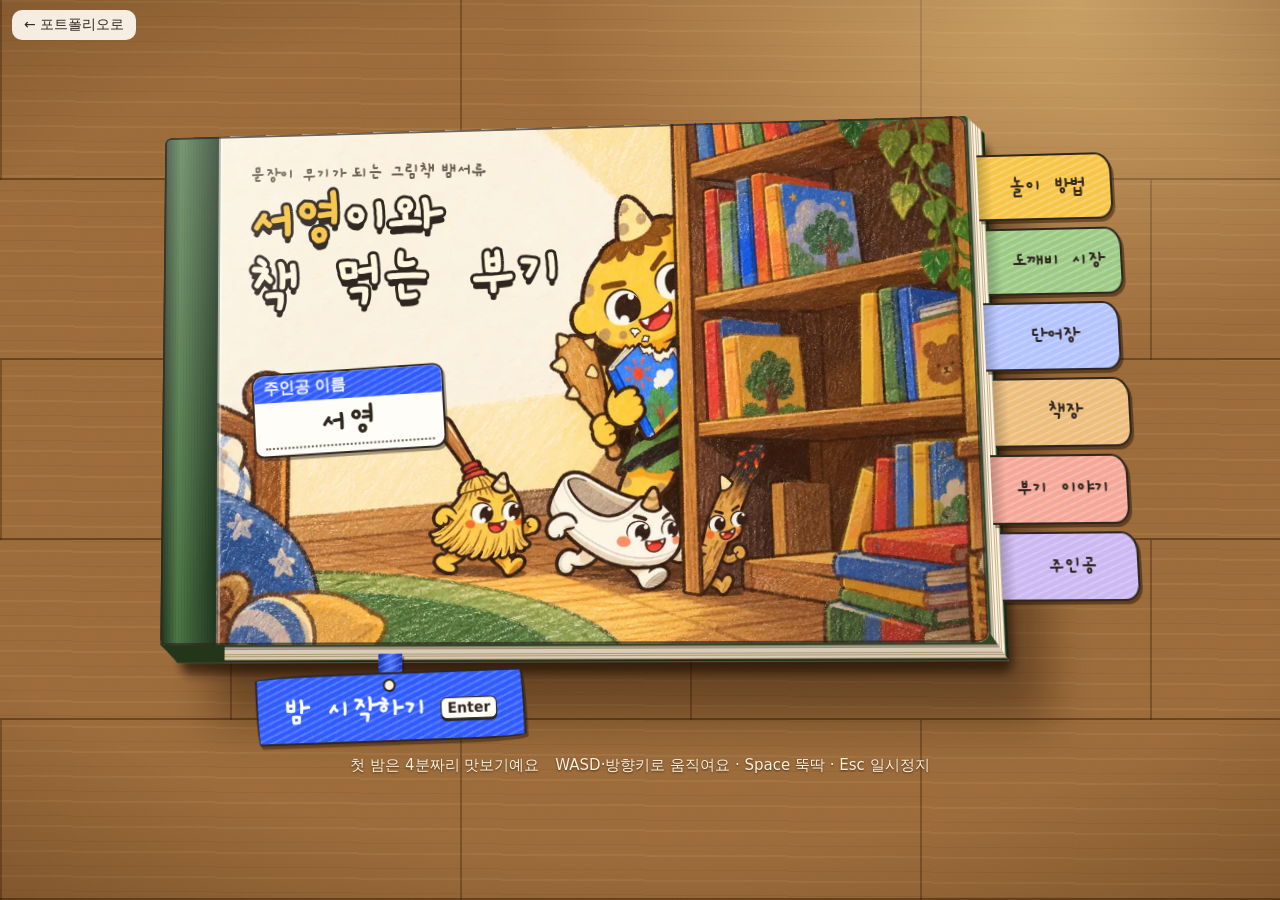
<file: game/index.html>
<!doctype html>
<html lang="ko">
<head>
  <meta charset="utf-8" />
  <script>
    // /game 처럼 끝에 /가 없으면 상대경로(이미지, game.js)가 깨지므로 /game/으로 옮긴다.
    if (!/\/$|\.html$/.test(location.pathname)) location.replace(location.pathname + '/' + location.search + location.hash);
  </script>
  <meta name="viewport" content="width=device-width, initial-scale=1, viewport-fit=cover" />
  <title>빙글빙글 그림책</title>
  <meta name="description" content="쓰러뜨린 살림살이가 떨군 낱말로 문장을 지으면 그 문장이 무기가 되는 그림책 뱀서류" />
  <meta name="theme-color" content="#9C6937" />
  <meta property="og:type" content="website" />
  <meta property="og:title" content="빙글빙글 그림책 — 책 먹는 부기" />
  <meta property="og:description" content="문장이 무기가 되는 그림책 뱀서류. 하룻밤을 버티면 그 판이 그림책 한 권으로 남아요." />
  <meta property="og:image" content="assets/images/backgrounds/og.jpg" />
  <link rel="icon" href="assets/images/ui/favicon.png" />
  <link rel="preconnect" href="https://fonts.googleapis.com" />
  <link rel="preconnect" href="https://fonts.gstatic.com" crossorigin />
  <!-- 손글씨 폰트는 화면을 막지 않게 늦게 붙인다 -->
  <link rel="stylesheet" href="https://fonts.googleapis.com/css2?family=Gaegu:wght@400;700&display=swap" media="print" onload="this.media='all'" />
  <style>:root{--paper:#FBF5EA;--page:#FFFAF1;--paper2:#F3E8D3;--edge:#E2D2B4;--ink:#2F2620;--ink2:#6B5D52;--sun:#F7C548;--leaf:#5B8F4E;--leaf2:#3E6B34;--blue:#2F5BFF;--blue2:#1B3BD1;--bluep:#E3E9FF;--red:#C62D20;--wood:#D9A75A;--cover:#2F4D2B;--cover-red:#7A2B20;--desk:#9C6937;--tape:#F7C548B8;--focus:var(--blue);--ln:2px solid var(--ink);--ln3:2.5px solid var(--ink);--hls:-.07em;--hand:'Gaegu','Apple SD Gothic Neo','Malgun Gothic',sans-serif;--body:system-ui,-apple-system,'Apple SD Gothic Neo','Malgun Gothic','Noto Sans KR',sans-serif;--t1:700 clamp(28px,4.6vh,40px)/1.1 var(--hand);--t2:700 clamp(26px,4vh,34px)/1.12 var(--hand);--t3:700 22px/1.15 var(--hand);--t4:700 clamp(19px,2.7vh,23px)/1.4 var(--hand);--t5:700 19px/1.25 var(--hand);--t6:700 16px/1.15 var(--hand);--s:700 14px/1.3 var(--body);--grain:url("data:image/svg+xml,%3Csvg xmlns='http://www.w3.org/2000/svg' width='180' height='180'%3E%3Cfilter id='n'%3E%3CfeTurbulence type='fractalNoise' baseFrequency='.8' stitchTiles='stitch'/%3E%3CfeColorMatrix values='0 0 0 0 .4 0 0 0 0 .28 0 0 0 0 .14 0 0 0 .16 0'/%3E%3C/filter%3E%3Crect width='180' height='180' filter='url(%23n)'/%3E%3C/svg%3E");--crayon:repeating-linear-gradient(-24deg,#fff3 0 2px,#0000 2px 6px);--wob:255px 18px 225px 18px/18px 225px 18px 255px;--pop:pop .3s cubic-bezier(.3,1.6,.5,1) both}*{box-sizing:border-box}html,body{margin:0;height:100%;background:var(--paper);color:var(--ink);font-family:var(--body);overflow:hidden;word-break:keep-all;overflow-wrap:break-word;-webkit-tap-highlight-color:transparent}#game{position:fixed;inset:0;width:100%;height:100%;display:block;touch-action:none}[hidden]{display:none!important}button{font:inherit;color:inherit;cursor:pointer}img{max-width:100%}:focus-visible{outline:3px solid var(--focus);outline-offset:3px}kbd{display:inline-block;margin-left:6px;padding:2px 6px 3px;border:1.5px solid var(--ink);border-radius:6px;background:#FFFDF6;color:var(--ink);box-shadow:0 2px 0 var(--ink);font:700 14px/1 var(--body);letter-spacing:0}.btn{display:inline-flex;align-items:center;justify-content:center;gap:4px;min-height:48px;padding:6px 20px 8px;border:var(--ln3);border-radius:var(--wob);background:var(--crayon),#FFF1D2;color:var(--ink);font:700 21px/1.1 var(--hand);box-shadow:2px 3px 0 var(--ink);transform:rotate(-.7deg);transition:transform .12s}.btn:nth-child(even){transform:rotate(.8deg)}.btn:hover{transform:translateY(-2px)}.btn:active{transform:translate(1px,2px);box-shadow:0 1px 0 var(--ink)}.btn.primary{background:var(--crayon),var(--blue);color:#fff}.btn.sm{min-height:44px;padding:4px 14px 6px;font-size:19px}.btn.wide{width:100%}.btn:disabled{opacity:.55;box-shadow:none;transform:none}.yeop{display:inline-block;width:1em;height:1em;border:1.5px solid var(--ink);border-radius:50%;background:linear-gradient(var(--page) 0 0) 50%/34% 34% no-repeat,#E9B347}.num{display:grid;place-items:center;width:32px;height:32px;border:var(--ln3);border-radius:50%;background:var(--sun);color:var(--ink);font:700 19px/1 var(--hand);box-shadow:1px 2px 0 var(--ink)}.stamp{position:absolute;padding:0 10px 2px;border:3px double var(--red);border-radius:10px;color:var(--red);font:700 28px/1.3 var(--hand);transform:rotate(-12deg)}.chips{display:flex;flex-wrap:wrap;align-items:center;gap:6px}.chip{display:inline-flex;align-items:center;gap:4px;padding:1px 10px 2px;border:1.5px solid var(--ink);border-radius:99px;background:#fff;font:var(--t5)}.chip.on{background:var(--sun)}.screen{position:fixed;inset:0;z-index:5;display:flex;flex-flow:column;align-items:center;gap:14px;padding:16px;overflow:auto}.screen::before,.screen::after{content:'';flex:1 0 0}.overlay{--focus:var(--sun);background:radial-gradient(ellipse at 50% 45%,#3B220E66,#1E0F05C2)}.overlay.levelup{background:radial-gradient(ellipse at 50% 50%,#3B220EB8,#1E0F05EB)}.desk{--focus:#FFF4D2;--seam:conic-gradient(at 2px 50%,#0000 270deg,#2D160552 0);background:radial-gradient(ellipse 60% 55% at 84% 0,#FFDC9680,#0000 70%),radial-gradient(ellipse 110% 85% at 50% 48%,#0000 55%,#230F0380),repeating-linear-gradient(#0000 0 178px,#2D160573 0 180px),var(--seam) 0 0/460px 360px,var(--seam) 230px 180px/460px 360px,repeating-linear-gradient(.4deg,#0000 0 9px,#4A260A14 9px 10px,#0000 10px 23px,#FFE3B012 23px 25px),var(--grain),var(--desk)}.back{position:fixed;left:12px;top:10px;z-index:6;padding:6px 12px;border-radius:10px;background:#FFFAF1EB;color:var(--ink);font-size:14px;text-decoration:none}.book3d{--bw:min(820px,calc(100vw - 230px),calc((100vh - 210px)*1.6));--bh:calc(var(--bw)/1.6);--th:max(8px,calc(var(--bw)*.022));--tw:clamp(92px,calc(var(--bw)*.15),124px);position:relative;flex:none;width:var(--bw);height:var(--bh);margin:0 calc(var(--tw) + var(--th) + 12px) calc(var(--th) + 86px) 0;perspective:1800px;perspective-origin:50% 0}.hardcover{position:absolute;inset:0;transform:rotateX(7deg) rotateY(-5deg) rotate(-1deg);transform-origin:50% 60%}.hardcover::before{content:'';position:absolute;z-index:-1;inset:0;border-radius:10px;box-shadow:calc(var(--th)*1.2) calc(var(--th)*1.6) 10px #1C0C02A6,calc(var(--th)*3) calc(var(--th)*4) 44px #1C0C0266}.hc-front{--focus:var(--blue);position:absolute;z-index:2;inset:0;overflow:hidden;border-radius:6px 10px 10px 6px;background:var(--paper)}.cover-art{position:absolute;inset:0;width:100%;height:100%;object-fit:cover;object-position:30% 50%}.hc-front::before{content:'';position:absolute;z-index:2;inset:0 auto 0 0;width:7%;background:repeating-linear-gradient(90deg,#0001 0 1px,#0000 0 3px),linear-gradient(90deg,#1B301C,#4C7744 30%,#203720);box-shadow:2px 0 0 #0005,4px 0 1px #fff6}.hc-front::after{content:'';position:absolute;z-index:4;inset:0;border-radius:inherit;pointer-events:none;background:linear-gradient(115deg,#fff4,#0000 24% 68%,#2814053d);box-shadow:inset 0 0 0 2px #2F2620B3}.hc-side,.hc-foot{--face:linear-gradient(var(--d),var(--cover) 12px,#0007 0,#0000 15px calc(100% - 3px),var(--cover) 0 calc(100% - 1.5px),#17261A 0),repeating-linear-gradient(var(--d),#FBF3E2 0 1.5px,#C9B48E 0 2.5px);position:absolute;pointer-events:none;background:var(--face)}.hc-side{--d:90deg;top:0;left:calc(100% - 10px);width:calc(var(--th) + 10px);height:calc(100% + var(--th));clip-path:polygon(0 0,10px 0,100% var(--th),100% 100%,10px calc(100% - var(--th)),0 calc(100% - var(--th)))}.hc-foot{--d:180deg;left:0;top:calc(100% - 10px);width:calc(100% + var(--th));height:calc(var(--th) + 10px);clip-path:polygon(0 0,calc(100% - var(--th)) 0,100% 100%,var(--th) 100%,0 10px);background:linear-gradient(90deg,#1F3A1E calc(var(--bw)*.07 + var(--th)*.5),#0000 0),var(--face);box-shadow:inset 0 0 0 99px #3C230A2E}.cover-kicker{position:absolute;z-index:3;left:11%;top:6.5%;margin:0;color:var(--ink2);font:700 max(14px,calc(var(--bw)*.024))/1 var(--hand)}.cover-title{--o:max(2px,calc(var(--bw)*.0036));position:absolute;z-index:3;left:10.5%;top:12%;margin:0;color:#FFF6E0;font:700 calc(var(--bw)*.08)/.98 var(--hand);transform:rotate(-2.5deg);transform-origin:0 0;-webkit-text-stroke:calc(var(--o)*2) var(--ink);paint-order:stroke fill;text-shadow:0 calc(var(--o)*2.4) 0 var(--ink)}.cover-name{color:var(--sun)}.name-tag{position:absolute;z-index:3;left:11.5%;top:47%;display:flex;flex-flow:column;width:max(150px,calc(var(--bw)*.24));padding-bottom:6px;overflow:hidden;border:var(--ln);border-radius:12px 10px;background:#FFFDF7;box-shadow:2px 3px 0 #2F262073;transform:rotate(-3deg);font:700 max(14px,calc(var(--bw)*.019))/1.2 var(--body)}.name-tag>span{padding:4px 10px;background:var(--crayon),var(--blue);color:#fff}.name-tag input{width:calc(100% - 20px);margin:4px 10px 0;padding:0;border:0;border-bottom:2px dotted var(--ink2);background:none;color:var(--ink);font:700 max(22px,calc(var(--bw)*.044))/1.15 var(--hand);text-align:center}.boogie-say{position:absolute;z-index:3;left:59%;top:3%;max-width:31%;margin:0;padding:6px 12px 7px;border:var(--ln);border-radius:20px 22px 18px 24px;background:#FFFDF7;font:700 max(15px,calc(var(--bw)*.025))/1.2 var(--hand);box-shadow:2px 2px 0 #2F262066;animation:var(--pop);animation-delay:.4s}.index-tabs{position:absolute;z-index:1;left:calc(100% + var(--th)*.5);top:calc(6% + var(--th)*.5);display:flex;flex-flow:column;align-items:flex-start;gap:max(4px,calc(var(--bh)*.014))}.tab{display:flex;align-items:center;justify-content:center;width:calc(var(--tw) + 8px);min-height:max(44px,calc(var(--bh)*.13));padding:2px 8px 2px 14px;border:var(--ln);border-left:0;border-radius:0 16px 14px 0/0 20px 16px 0;background:linear-gradient(var(--td,90deg),#0003,#0000 14px),var(--crayon),var(--tc,var(--sun));color:var(--ink);font:700 max(16px,calc(var(--bw)*.026))/1.05 var(--hand);box-shadow:2px 3px 0 #1C0C0273;transition:transform .15s}.tab:nth-child(even){margin-left:6px}.tab:hover{transform:translateX(7px)}.tab:nth-child(2){--tc:#9DCB86}.tab:nth-child(3){--tc:#B3C3FF}.tab:nth-child(4){--tc:#EDBE7C}.tab:nth-child(5){--tc:#F5A898}.start-ribbon{position:absolute;z-index:1;left:12%;top:calc(100% + var(--th)*.5);padding:18px 0 0;border:0;background:none;filter:drop-shadow(2px 3px 0 #1C0C0266)}.start-ribbon::before{content:'';position:absolute;left:50%;top:0;width:24px;height:30px;margin-left:-12px;background:var(--crayon),linear-gradient(90deg,#1736B8,#4A72FF 50%,#1736B8)}.start-ribbon>span{position:relative;display:flex;align-items:center;gap:6px;min-height:max(52px,calc(var(--bh)*.13));padding:16px 26px 10px;border:var(--ln3);border-radius:var(--wob);background:var(--crayon),var(--blue);color:#fff;font:700 max(22px,calc(var(--bw)*.04))/1 var(--hand);transform:rotate(-2deg);transition:transform .15s}.start-ribbon>span::before{content:'';position:absolute;left:50%;top:4px;width:9px;height:9px;margin-left:-6px;border:2px solid var(--ink);border-radius:50%;background:#FFF4DE}.start-ribbon:hover>span{transform:rotate(1deg) translateY(3px)}.cover-foot,.lv-foot{display:flex;flex-wrap:wrap;align-items:center;justify-content:center;gap:4px 16px;margin:0;color:#FFF3DA;font-size:15px;text-align:center;text-shadow:0 1px 2px #0008}.spread{--cc:var(--cover);--pt:12px;--px:22px;--pb:26px;position:relative;flex:none;display:grid;grid-template-columns:1fr 1fr;width:min(1080px,100%);height:min(640px,calc(100vh - 128px));padding:var(--pt) var(--px) var(--pb);border-radius:12px 16px 16px 12px;background:var(--grain),var(--cc);box-shadow:inset 0 0 0 1.5px #0006,inset 0 -3px 0 #0003,0 5px 0 #140A028C,0 16px 18px -6px #140A02A6,0 34px 50px -18px #140A0280;perspective:2400px}.spread::before{content:'';position:absolute;inset:var(--pt) var(--px) var(--pb);border-radius:8px;background:var(--paper2);box-shadow:0 1.5px 0 1px #F2E7D0,0 3px 0 2px #CDB993,0 4.5px 0 3px #F2E7D0,0 6px 0 4px #CDB993,0 7.5px 0 5px #F2E7D0,0 9px 0 6px #A88F66}.spread::after{content:'';position:absolute;z-index:3;left:50%;top:var(--pt);bottom:var(--pb);width:64px;margin-left:-32px;pointer-events:none;background:linear-gradient(90deg,#0000,#46280F2E 36%,#46280F59 calc(50% - 1px),#3A2410AA 0 calc(50% + 1px),#46280F40 0,#46280F1F 64%,#0000)}.page{--focus:var(--blue);--g:90deg;position:relative;min-width:0;min-height:0;display:flex;flex-flow:column;gap:12px;overflow:auto;padding:clamp(16px,4vh,34px) clamp(18px,3.2vw,42px);border-radius:22px 4px 4px 22px/9px 4px 4px 9px;background:linear-gradient(var(--g),#4A2C1266,#5A3A1922 4%,#FFF5 9%,#0000 18% 94%,#5A3A191A),var(--grain),linear-gradient(#0000,var(--page) 55%) 0 100%/100% 40px no-repeat local,linear-gradient(#46280F00,#46280F4D) 0 100%/100% 18px no-repeat,var(--page);font-size:16px;line-height:1.5}.page-l{--g:270deg;border-radius:4px 22px 22px 4px/4px 9px 9px 4px}.page>*{margin:0;flex:none}.page-title{align-self:flex-start;padding:0 6px;background:linear-gradient(#0000 58%,#F7C54899 0 88%,#0000 0);font:var(--t1)}.page-kicker{color:var(--ink2);font:var(--s)}.lead{font:var(--t4)}.note{color:var(--ink2);font-size:15px}.folio{margin-top:auto!important;align-self:center;color:var(--ink2);font:var(--t6)}.spread-actions{display:flex;flex:none;flex-wrap:wrap;align-items:center;justify-content:center;gap:10px 14px}.spread-actions .count{color:#FFF3DA;font:var(--t5);text-align:center}.is-turning::after{transform-origin:0 50%;animation:leaf .75s cubic-bezier(.45,.05,.35,1)}.is-turning .page-l>*{animation:fade-in .3s .45s both}.is-closing{animation:close .42s ease-in forwards}.is-closing .page-r{transform-origin:0 50%;animation:pg-out .42s ease-in forwards}@keyframes leaf{0%,to{width:calc(50% - var(--px));margin:0;border-radius:0 8px 8px 0;background:linear-gradient(90deg,#46280F40,#0000 22% 86%,#46280F1F),var(--grain),var(--page);box-shadow:0 0 16px #2F262040}0%{transform:rotateY(0)}85%{opacity:1}to{transform:rotateY(-180deg);opacity:0}}@keyframes pg-out{to{transform:rotateY(-84deg)}}@keyframes close{to{opacity:0;transform:translateY(14px) scale(.97)}}@keyframes fade-in{from{opacity:0}}@keyframes fade-out{to{opacity:0}}@keyframes pop{from{opacity:0;transform:scale(.6)}}@keyframes spin{to{transform:rotate(1turn)}}.speech::after,.boogie-say::after,.boogie-bubble p::before{content:'';position:absolute;left:46px;top:-10px;width:16px;height:16px;border:solid var(--ink);border-width:2.5px 0 0 2.5px;background:inherit;transform:rotate(45deg)}.boogie-bubble p::before{left:-9px;top:auto;bottom:10px;border-width:0 0 2px 2px}.boogie-say::after{left:16px;top:auto;bottom:-9px;border-width:0 2px 2px 0}.memo::before,.page-reward::before,.paper-title::before,.word-card::before,.lines li::before{content:'';position:absolute;left:50%;top:-10px;width:80px;height:20px;margin-left:-40px;background:var(--tape);transform:rotate(3deg)}.speech{position:relative;padding:12px 18px;border:var(--ln3);border-radius:24px 28px 22px 30px;background:#fff;font:var(--t4)}.portrait{align-self:center;width:auto;height:min(240px,34vh)}.memo{position:relative;padding:12px 16px 10px;border:1.5px solid #2F262040;background:repeating-linear-gradient(#0000 0 27px,#2F5BFF33 27px 28px) 0 8px,#FFFDF5;font:700 19px/28px var(--hand);transform:rotate(-1.5deg)}.page-reward{position:absolute;z-index:5;right:6%;top:-16px;width:min(310px,40%);padding:14px 18px 10px;border:1.5px solid #2F262040;background:var(--grain),#FFF0B0;font:15px/1.4 var(--body);transform:rotate(2.5deg);box-shadow:2px 4px 0 #2F262033}.page-reward strong{display:block;font:var(--t3)}.spread:has(>.page-reward:not([hidden])) .page-r{padding-top:clamp(72px,13vh,100px)}.paper-title{position:relative;margin:0;padding:6px 24px 8px;border-radius:3px;background:var(--grain),var(--page);font:var(--t1);transform:rotate(-1.5deg);box-shadow:0 3px 0 #0004}.paper-title::before{left:-14px;top:-6px;width:46px;height:18px;margin:0;transform:rotate(-30deg)}.word-cards{display:grid;grid-template-columns:repeat(3,minmax(0,260px));justify-content:center;gap:clamp(16px,2.6vw,32px);width:100%;padding:12px 0 6px}.word-card{position:relative;display:flex;flex-flow:column;align-items:flex-start;gap:8px;min-height:240px;padding:30px 20px 18px;border:var(--ln3);border-radius:18px 15px 20px 14px;background:var(--grain),#FFFBF2;text-align:left;box-shadow:0 3px 0 #E7D7B8,0 6px 0 #C9B48E,0 7px 0 var(--ink),0 12px 16px #0F080059;transform:rotate(-2deg);transition:transform .14s}.word-card:nth-child(2){transform:rotate(1.2deg) translateY(6px)}.word-card:nth-child(3){transform:rotate(2.2deg)}.word-card:hover,.word-card:focus-visible{transform:translateY(-8px)}.word-card::before{top:-13px;width:96px;height:26px;margin-left:-48px;transform:rotate(-4deg)}.word-card .num{position:absolute;right:-12px;top:-14px;width:40px;height:40px;font-size:23px;transform:rotate(8deg)}.wc-tag{padding:3px 12px 3px 18px;background:var(--bluep);color:var(--blue2);font:var(--s);clip-path:polygon(10px 0,100% 0,100% 100%,10px 100%,0 50%)}.kind-level .wc-tag{background:#DDEFD5;color:var(--leaf2)}.kind-adverb .wc-tag{background:#FFEDB8;color:#7A5300}.wc-word{font:700 clamp(28px,3.4vw,38px)/1.08 var(--hand)}em{font-style:normal;color:var(--blue)}.wc-desc{margin-top:auto;color:var(--ink2);font-size:15px;line-height:1.45}.lv-foot{padding:4px 14px;border-radius:4px;background:var(--grain),var(--page);color:var(--ink);text-shadow:none;transform:rotate(-1deg)}.hud{position:fixed;inset:0;z-index:3;pointer-events:none;font:var(--t5)}body:has(.screen.overlay:not([hidden])) .hud>:not(.xp,.hud-top),body:has(.levelup:not([hidden])) .hud-center{visibility:hidden}.xp{position:absolute;inset:0 0 auto;height:8px;background:#E2D3BBCC}.xp>i{display:block;width:0;height:100%;border-radius:0 6px 6px 0;background:repeating-linear-gradient(100deg,var(--blue) 0 7px,var(--blue2) 0 10px)}.hud-top{position:absolute;inset:16px 0 auto;display:flex;align-items:flex-start;justify-content:space-between;gap:12px;padding:0 max(14px,env(safe-area-inset-left),env(safe-area-inset-right))}.hearts{display:flex;flex-wrap:wrap;gap:2px;max-width:28%;padding-top:4px}.heart{width:30px;height:27px;background:url("data:image/svg+xml,%3Csvg xmlns='http://www.w3.org/2000/svg' viewBox='0 0 28 25'%3E%3Cpath d='M14 23C7 17.6 2 13.4 2 8.3 2 5 4.6 2.3 7.8 2.3c2.6 0 4.8 1.6 6.2 4 1.4-2.4 3.6-4 6.2-4 3.2 0 5.8 2.7 5.8 6 0 5.1-5 9.3-12 14.7z' fill='%23C62D20' stroke='%232F2620' stroke-width='2.2'/%3E%3C/svg%3E") 50%/contain no-repeat}.heart.empty{opacity:.3}.hud-center{flex:1;min-width:0;display:flex;flex-flow:column;align-items:center;gap:5px}.adverbs,.hud-stat,.boss-name{padding:0 10px 2px;border-radius:8px;background:#FFFAF1E6}.adverbs{color:var(--ink2);font-size:16px}.adverbs:empty{display:none}.lines{display:flex;flex-flow:column;align-items:center;gap:5px;margin:0;padding:0;list-style:none;font-size:clamp(17px,2.2vw,23px);line-height:1.15;text-align:center}.lines li{position:relative;padding:3px 14px 4px;border-radius:2px 7px 3px 6px;background:var(--page);box-shadow:0 1.5px 0 #2F26204D;transform:rotate(-.6deg)}.lines li:nth-child(even){transform:rotate(.7deg)}.lines li:first-child{font-size:1.15em}.lines li:nth-child(n+3){font-size:.86em}.lines li::before{left:-9px;top:-5px;width:28px;height:12px;margin:0;transform:rotate(-26deg)}.hud-right{display:flex;align-items:flex-start;gap:8px}.hud-stat{display:grid;justify-items:end;font-size:20px;line-height:1.1;font-variant-numeric:tabular-nums}.lv{color:var(--blue)}.pause-btn{display:grid;place-items:center;gap:3px;min-width:52px;min-height:52px;padding:6px;border:var(--ln);border-radius:12px 15px 11px 16px;background:var(--page);box-shadow:1px 2px 0 var(--ink);pointer-events:auto}.pause-btn>i{width:16px;height:16px;background:linear-gradient(90deg,var(--ink) 36%,#0000 0 64%,var(--ink) 0)}.hud kbd{margin:0;padding:1px 4px;box-shadow:none}.ttuk-btn{position:absolute;right:18px;bottom:18px;width:92px;height:92px;padding:7px;border:0;border-radius:50%;background:conic-gradient(var(--sun) calc(var(--cd,1)*1turn),#2F262047 0);box-shadow:0 0 0 2.5px var(--ink),0 3px 0 2.5px var(--ink);pointer-events:auto}.ttuk-btn>span{display:grid;place-items:center;align-content:center;gap:3px;height:100%;border:var(--ln3);border-radius:50%;background:var(--crayon),#9B7A6E;color:#FFF4DE;box-shadow:inset 0 0 0 4px #FFF4DEBF;font:700 26px/1 var(--hand)}.ttuk-btn.is-ready>span{background-color:var(--red);animation:var(--pop)}.ttuk-btn.is-ready::after{content:'';position:absolute;inset:-9px;border:3px dashed var(--sun);border-radius:50%;animation:spin 5s linear infinite}.boss-bar{position:absolute;left:50%;bottom:20px;display:grid;justify-items:center;gap:3px;width:min(440px,46vw);translate:-50% 0}.boss-name small{color:var(--red);font-size:16px}.rope{width:100%;height:18px;overflow:hidden;border:var(--ln);border-radius:9px;background:repeating-linear-gradient(-58deg,#E8DCC4 0 6px,#CDBB98 0 9px)}.rope>i{display:block;height:100%;background:repeating-linear-gradient(-58deg,var(--red) 0 6px,#8E1F15 0 9px)}.boogie-bubble{position:absolute;left:14px;bottom:18px;display:flex;align-items:flex-end;gap:10px;max-width:min(430px,44vw);transform-origin:0 100%;animation:var(--pop)}.face{flex:none;width:66px;height:66px;overflow:hidden;border:var(--ln3);border-radius:50%;background:var(--sun)}.face img{width:170%;max-width:none;margin:-6% 0 0 -35%}.boogie-bubble p,.hint-toast{position:relative;margin:0 0 20px;padding:7px 14px 8px;border:var(--ln);border-radius:18px 20px 16px 22px;background:var(--page);line-height:1.25}.hint-toast{position:absolute;left:50%;bottom:92px;margin:0;border-radius:var(--wob);white-space:nowrap;box-shadow:1px 2px 0 var(--ink);translate:-50% 0;animation:var(--pop)}.howto-step{display:flex;align-items:center;gap:10px}.howto-step .num{flex:none;width:40px;height:40px;background:var(--blue);color:#fff;font-size:24px}.howto-step h3{margin:0;font:var(--t2)}.howto [data-howto=next]:disabled{display:none}.fig{display:flex;flex-wrap:wrap;align-items:center;justify-content:center;gap:10px 24px;min-height:clamp(120px,24vh,190px);padding:12px;border:2px dashed #2F262040;border-radius:16px 20px 14px 22px;background:#F3E8D38C}.fig img{width:auto;height:clamp(64px,13vh,104px)}.cap{margin:0;font:var(--t5);text-align:center}.fig .cap{margin-top:6px}.keys{display:inline-grid;grid-template-columns:repeat(3,auto);gap:5px}.keys .keycap:first-child{grid-column:1/-1;justify-self:center}.keycap{display:inline-grid;place-items:center;min-width:42px;height:42px;padding:0 9px;border:var(--ln);border-radius:9px;background:#fff;box-shadow:0 4px 0 var(--ink);font:700 18px/1 var(--body)}.say{margin:0;color:var(--blue);font:700 42px/1 var(--hand)}.say.sm{font-size:21px;line-height:1.25}.chips.col{flex-flow:column}.orbit{position:relative;flex:none;width:150px;height:150px;margin:10px 0;border:2px dashed #2F5BFF80;border-radius:50%}.fig .orbit img{position:absolute;left:30%;top:24%;width:40%;height:auto}.orbit b{position:absolute;left:50%;top:50%;color:var(--blue);font:var(--t5);white-space:nowrap;transform:translate(-50%,-50%) rotate(var(--a)) translateY(-75px) rotate(calc(var(--a)*-1))}.mini-table{width:100%;border-collapse:collapse;font-size:15px}.mini-table :is(th,td){padding:4px 6px;border-bottom:1.5px dashed var(--edge);text-align:left;vertical-align:top}.mini-table th{color:var(--ink2)}.mini-table b{font:var(--t3)}.fan{position:relative;width:clamp(150px,30vh,210px);aspect-ratio:1;border:2px dashed #2F262059;border-radius:50%;background:conic-gradient(from 30deg,#C62D2061 0 120deg,#0000 0)}.fan img{position:absolute;height:auto}.fig .fan .boss{left:27%;top:22%;width:46%;height:auto}.fig .fan .kid{right:2%;top:44%;width:28%;height:auto}.fan .chip{position:absolute;right:-6px;top:14%;background:var(--red);color:#fff}.wager-list,.menu-list{display:grid;gap:14px;align-content:start}.wager-card:has(.stamp){padding-right:80px}.wager-card{position:relative;display:grid;gap:3px;padding:12px 16px 12px 56px;border:var(--ln3);border-radius:14px 16px 13px 17px;background:var(--page);text-align:left;box-shadow:0 3px 0 #DCCAA8,0 5px 0 #2F262066}.wager-card:hover{transform:translateY(-2px);background:var(--bluep)}.wager-card .num{position:absolute;left:12px;top:12px}.wager-card b{font:var(--t3)}.wager-card small{color:var(--ink2);font-size:15px;line-height:1.4}.wager-card .reward{color:var(--leaf2);font-weight:700}.wager-card .stamp{right:14px;top:8px}.pause .spread{width:min(880px,100%);height:min(480px,calc(100vh - 112px))}.sentence-list{display:grid;padding-left:1.4em;background:repeating-linear-gradient(#0000 0 40px,#2F5BFF38 40px 42px);font:700 clamp(19px,2.8vh,24px)/42px var(--hand)}.sentence-list .is-empty{color:var(--ink2);font-weight:400}.bookresult .spread,.ending .spread{--cc:var(--cover-red)}.book-art{display:block;width:100%;height:auto;aspect-ratio:4/3;border:2px solid #2F26208C;border-radius:3px 5px 4px 3px;background:var(--paper);object-fit:cover;box-shadow:3px 4px 0 #2F26201F}.book-title{font:var(--t2);text-align:center}.book-by{color:var(--ink2);font-size:15px;text-align:center}.story-text{display:grid;gap:6px}.story-text p{margin:0;font:var(--t4);line-height:1.5}.bookresult .story-text p{font-size:clamp(21px,3.3vh,26px);line-height:1.55}.story-text p:first-child::first-letter{float:left;margin:4px 6px 0 0;color:var(--blue);font-size:2.3em;line-height:.9}.record{display:flex;flex-wrap:wrap;gap:4px 14px;margin-top:auto!important;opacity:.92}.record>div{padding:3px 4px 2px;border-top:1.5px dashed var(--ink2)}.record dt{color:var(--ink2);font-size:14px}.record dd{margin:0;font:var(--t3)}.bars{display:grid;gap:4px;padding:0;list-style:none;opacity:.92}.bars li{display:grid;grid-template-columns:1fr auto;gap:0 10px;font-size:14px}.bars li span{font:var(--t6)}.bars li i{height:8px;border-radius:2px 6px 4px 3px;background:repeating-linear-gradient(100deg,var(--blue) 0 7px,var(--blue2) 0 10px)}.bars li b{grid-area:1/2/span 2;align-self:center}.is-chewed .spread{box-shadow:inset 0 0 0 1.5px #0006,inset 0 -6px 0 #140A028C;-webkit-mask:radial-gradient(circle at calc(100% + 4px) 40px,#0000 40px,#000 41px),radial-gradient(circle at calc(100% - 38px) -6px,#0000 26px,#000 27px),radial-gradient(circle at calc(100% + 8px) calc(100% - 92px),#0000 26px,#000 27px),radial-gradient(circle at calc(100% - 18px) calc(100% - 50px),#0000 30px,#000 31px),radial-gradient(circle at calc(100% - 60px) calc(100% - 14px),#0000 28px,#000 29px),radial-gradient(circle at calc(100% - 104px) calc(100% + 8px),#0000 22px,#000 23px),radial-gradient(circle at -8px calc(100% - 70px),#0000 24px,#000 25px),radial-gradient(circle at 24px calc(100% - 30px),#0000 28px,#000 29px),radial-gradient(circle at 66px calc(100% + 6px),#0000 22px,#000 23px);-webkit-mask-composite:source-in;mask-composite:intersect}.is-chewed .page-reward{top:14px}.purse{display:flex;flex-wrap:wrap;align-items:center;justify-content:space-between;gap:8px}.coins{display:inline-flex;align-items:center;gap:8px;font:700 26px/1 var(--hand)}.market-list{display:grid;padding:0;list-style:none}.ware{display:grid;grid-template-columns:60px 1fr auto;align-items:center;gap:2px 12px;padding:10px 2px;border-bottom:2px dashed var(--edge)}.ware-icon{grid-row:span 2;width:60px;height:60px;border:2px dashed #2F26204D;border-radius:16px 14px 18px 12px;background:var(--paper2);object-fit:contain}.ware-name{font:var(--t3)}.ware-effect{display:flex;flex-wrap:wrap;align-items:center;gap:4px 10px;color:var(--ink2);font-size:14px}.ware .btn{grid-area:1/3/span 2;min-width:92px}.pips{display:inline-flex;gap:3px}.pips i{width:12px;height:12px;border:1.5px solid var(--ink);border-radius:50%;background:#fff}.pips i.on{background:var(--leaf)}.word-grid{display:grid;grid-template-columns:repeat(2,minmax(0,1fr));gap:9px}.word-cell{display:grid;align-content:start;gap:1px;min-height:74px;padding:7px 12px 8px;border:var(--ln);border-radius:12px 14px 10px 15px;background:#fff;text-align:left;box-shadow:1px 2px 0 #2F262073}.word-cell b{font:var(--t3);font-size:25px}.word-cell small{color:var(--ink2);font-size:14px;line-height:1.35}.word-cell.is-locked{border-style:dashed;background:repeating-linear-gradient(-45deg,var(--paper2) 0 6px,var(--page) 6px 12px);color:var(--ink2);box-shadow:none}.word-cell[aria-pressed=true]{border-color:var(--blue);background:var(--bluep)}.footnote{margin-top:auto!important;padding-top:10px;border-top:1.5px solid var(--ink);font-size:15px;line-height:1.45}.bookcase{--row:190px;flex:1 0 auto;display:grid;grid-template-columns:repeat(auto-fill,52px);grid-auto-rows:var(--row);align-content:start;justify-content:center;gap:0 3px;min-height:calc(var(--row)*2 + 12px);padding:0 10px;border:solid #6A4322;border-width:6px 10px;border-radius:6px;background:repeating-linear-gradient(#0000 0 calc(var(--row) - 16px),var(--wood) 0 calc(var(--row) - 5px),#8E5F2E 0 var(--row)),#593820;box-shadow:inset 0 10px 14px #0008,inset 10px 0 10px -6px #0006,inset -10px 0 10px -6px #0006}.spine{align-self:end;display:grid;place-items:center;width:52px;height:var(--h,84%);margin-bottom:16px;padding:10px 0;overflow:hidden;border:var(--ln);border-radius:5px 5px 2px 2px;background:linear-gradient(#0000 8%,#FFF4 0 11%,#0000 0 87%,#FFF4 0 90%,#0000 0),linear-gradient(90deg,#0003,#fff3 30%,#0000 55%,#0003),var(--c,var(--blue));color:#FFF8EA;font:700 19px/1.05 var(--hand);writing-mode:vertical-rl;transition:transform .15s}.spine:nth-child(6n+2){--c:var(--red);--h:90%}.spine:nth-child(6n+3){--c:var(--leaf2);--h:78%}.spine:nth-child(6n+4){--c:#9A6A22;--h:88%}.spine:nth-child(6n+5){--c:#5B3E8F;--h:81%}.spine:nth-child(6n){--c:#1F6F7A;--h:86%}.spine:hover,.spine[aria-pressed=true]{transform:translateY(-12px)}.spine.is-empty{border:2px dashed #FFF0D266;background:none;transform:none}.story-grid{display:grid;grid-template-columns:repeat(3,minmax(0,1fr));gap:14px 12px}.story-thumb{display:grid;align-content:start;gap:4px;padding:6px 6px 8px;border:1.5px solid #2F262059;background:#fff;text-align:left;box-shadow:1px 2px 0 #2F262040;transform:rotate(-1.4deg)}.art{position:relative;display:block;aspect-ratio:4/3;overflow:hidden;border-radius:3px;background:var(--paper2)}.art img{width:100%;height:100%;object-fit:cover}.story-thumb b{font:var(--t6)}.story-thumb small,.ending-slot small{color:var(--ink2);font-size:14px;line-height:1.3}.is-locked .art img{object-fit:contain;filter:brightness(0);opacity:.16}.is-locked{background:var(--paper2);box-shadow:none}.ending-slot{display:grid;grid-template-columns:110px 1fr;align-items:center;gap:12px;padding:10px;border:var(--ln);border-radius:12px;background:#fff;text-align:left}.ending-slot.is-locked{border-style:dashed}.ending-slot b{display:block;font:var(--t5)}.credits{height:clamp(110px,22vh,170px);overflow:hidden;border-top:1.5px solid var(--edge);-webkit-mask:linear-gradient(#0000,#000 22% 78%,#0000)}.credits ul{margin:0;padding:0;list-style:none;font:700 19px/1.6 var(--hand);text-align:center;animation:roll 18s 2s linear infinite}@keyframes roll{to{transform:translateY(-100%)}}.btn,.tab,.start-ribbon,.cover-title,.page-title,.howto-step h3,.paper-title,.wc-word,.lines,.book-title,.word-cell b,.ware-name,.coins,.chip,.cap,.say,.spine,.orbit b,.count{letter-spacing:var(--hls);word-spacing:.22em}.story-text,.memo,.speech,.lead,.sentence-list,.boogie-bubble p,.hint-toast,.boogie-say,.cover-kicker,.credits{letter-spacing:-.03em}#joy{position:fixed;left:0;top:0;z-index:4;width:0;height:0;pointer-events:none}#joy::before,#joy i,.drag,.drag::after{content:'';position:absolute;left:-50px;top:-50px;width:100px;height:100px;border:2.5px dashed #2F262066;border-radius:50%}#joy i,.drag::after{left:-22px;top:-22px;width:44px;height:44px;border:var(--ln);background:#2F5BFF8C}.drag{position:relative;left:0;top:0}.drag::after{left:48px;top:10px}#debug{position:fixed;right:8px;bottom:8px;z-index:9;margin:0;background:#000b;color:#fff;font:12px monospace;pointer-events:none}@media (max-width:759px),(orientation:portrait){.spread,.pause .spread{--pt:10px;--px:12px;--pb:22px;grid-template-columns:1fr;width:min(580px,100%);height:auto}.spread::after{display:none}.page{--g:180deg;overflow:visible;padding:20px 18px;border-radius:14px 14px 4px 4px/8px 8px 4px 4px}.page-l{--g:0deg;border-radius:4px 4px 14px 14px/4px 4px 8px 8px}.is-turning .page>*{animation:fade-in .35s both}.spread-actions{position:sticky;bottom:-16px;z-index:6;width:calc(100% + 32px);margin:0 -16px -16px;padding:14px 16px calc(14px + env(safe-area-inset-bottom));background:linear-gradient(#3B220E00,#3B220EF2 30%)}.spread:has(>.page-reward:not([hidden])) .page-r{padding-top:20px}.page-reward{position:relative;top:auto;right:auto;order:1;width:auto;max-width:330px;margin:-14px 8px -10px auto}.page-r{order:2}.word-cards{grid-template-columns:minmax(0,420px)}.word-card:nth-child(n){min-height:0;padding:24px 18px 14px;transform:none}.story-grid{grid-template-columns:repeat(2,minmax(0,1fr))}.boss-bar{bottom:122px;width:min(420px,70vw)}.boogie-bubble{max-width:calc(100vw - 140px)}.hud:has(.boss-bar:not([hidden])) .boogie-bubble{bottom:176px}.hud:has(.boss-bar:not([hidden])) .hint-toast{bottom:276px}.hud-top{flex-wrap:wrap}.hud-center{order:3;flex-basis:100%}.hint-toast{bottom:190px}}@media (orientation:portrait){.book3d{--bw:min(460px,calc(100vw - 48px),calc((100vh - 250px)*.8));--bh:calc(var(--bw)*1.25);margin:58px var(--th) calc(var(--th) + 90px) 0}.cover-art{object-position:40% 50%}.cover-kicker{top:3.5%;left:12%}.cover-title{top:7%;left:12%;font-size:calc(var(--bw)*.12)}.name-tag{top:34%;left:12%;width:max(150px,calc(var(--bw)*.4))}.boogie-say{inset:auto 5% 4% auto;max-width:56%}.boogie-say::after{left:auto;right:30%;top:-9px;bottom:auto;border-width:2px 0 0 2px}.index-tabs{left:7%;right:4%;top:auto;bottom:calc(100% - 14px);flex-direction:row;align-items:stretch;gap:4px}.tab{--td:0deg;flex:1;width:auto;min-height:62px;padding:6px 4px 20px;border-width:2px 2px 0;border-radius:14px 16px 0 0;font-size:max(15px,calc(var(--bw)*.04))}.tab:nth-child(even){margin:5px 0 0}.tab:hover{transform:translateY(-6px)}}@media (orientation:landscape) and (max-height:500px){.screen{gap:10px;padding-top:10px;padding-bottom:10px}.book3d{--bw:min(820px,calc(100vw - 210px),calc((100vh - 112px)*1.6));margin-bottom:calc(var(--th) + 58px)}.start-ribbon>span{min-height:48px;padding:14px 20px 8px}.cover-foot,.back,.adverbs,.howto .lead,.lines li+li::before{display:none}.boogie-say{left:58%;max-width:36%}.paper-title{padding:3px 18px 5px;font-size:26px}.word-card{min-height:0;gap:5px;padding:22px 14px 12px}.wc-word{font-size:27px}.wc-desc{font-size:14px}.portrait{height:min(130px,30vh)}.book-art{width:auto;max-width:100%;height:min(200px,46vh);align-self:center}.boss-bar{bottom:14px;width:min(320px,36vw)}.hint-toast{left:auto;right:108px;bottom:66px;translate:none}.boogie-bubble{bottom:12px;max-width:34vw}.boogie-bubble p{font-size:16px}.face{width:46px;height:46px}.heart{width:22px;height:20px}.fig{min-height:0;padding:4px;gap:4px 12px}.fig img{height:48px}.fig .art{max-width:88px}.keycap{min-width:28px;height:28px;padding:0 6px;font-size:14px;box-shadow:0 3px 0 var(--ink)}.orbit{width:96px;height:96px}.orbit b{transform:translate(-50%,-50%) rotate(var(--a)) translateY(-48px) rotate(calc(var(--a)*-1))}.fan{width:110px}.orbit+.cap,.howto .note,.howto .memo{display:none}.pause .chip{font-size:16px}.bars li{grid-template-columns:auto 1fr auto;align-items:center}.bars li b{grid-area:auto}.ttuk-btn{bottom:12px;width:80px;height:80px}.lines{flex-flow:row wrap;justify-content:center;gap:3px 6px;font-size:16px}.lines::before{content:'';order:-1;flex-basis:100%}.lines li:first-child{order:-2;font-size:17px}.lines li+li{padding:1px 8px;font-size:14px;transform:none}.wager-card{padding:6px 12px 6px 46px}.wager-card .num{left:8px;top:6px}.wager-card b{font-size:19px}.wager-card small:not(.reward),.wager .memo{display:none}.bookcase{--row:150px}.page{gap:6px;padding:10px 14px;font-size:14px;line-height:1.45}.page-title{font-size:24px}.howto-step .num{width:32px;height:32px;font-size:20px}.howto-step h3{font-size:22px}.fig .cap{margin:0;font-size:16px}.drag{width:64px;height:64px}.drag::after{left:30px;top:4px;width:30px;height:30px}.say{font-size:30px}.say.sm{font-size:17px}.mini-table{font-size:14px}.mini-table :is(th,td){padding:2px 4px}.mini-table b{font-size:18px}.bookresult .story-text p,.story-text p{font-size:17px;line-height:1.4}.sentence-list{background:repeating-linear-gradient(#0000 0 26px,#2F5BFF38 0 28px);font-size:16px;line-height:28px}.word-cell{min-height:0;padding:4px 10px}.word-cell b{font-size:20px}.story-grid{gap:8px}.ending-slot{grid-template-columns:76px 1fr;padding:6px}.credits{height:96px}.memo{font-size:16px}}@media (orientation:landscape) and (min-width:760px) and (max-height:500px){.screen:has(>.spread){flex-direction:row;gap:12px}.spread,.pause .spread{--pt:8px;--px:14px;--pb:18px;width:min(1080px,calc(100vw - 212px));height:calc(100vh - 20px)}.spread-actions{flex-direction:column;align-items:stretch;width:142px}.spread-actions .btn{transform:none;padding:6px 8px;font-size:18px}.ware{grid-template-columns:44px 1fr auto;gap:2px 8px}.ware-icon{width:44px;height:44px}.ware .btn{min-width:0}.ware-name{font-size:20px}.story-grid{grid-template-columns:1fr 1fr}.spread:has(>.page-reward:not([hidden])) .page-r{padding-top:58px}.spread-actions kbd{display:none}.page-reward{top:4px;width:calc(50% - 24px);padding:6px 12px 4px;font-size:14px;line-height:1.25}.page-reward strong{font-size:18px}}@media (prefers-reduced-motion:reduce){*,::before,::after{transition:none!important}.is-turning::after{animation:none}.is-turning .page-r,.is-turning .page-l>*,.boogie-say,.boogie-bubble,.hint-toast,.ttuk-btn.is-ready>span{animation:fade-in .25s both}.is-closing,.is-closing .page-r{animation:fade-out .2s forwards}.ttuk-btn.is-ready::after,.credits ul{animation:none}.credits{overflow:auto}}.hud-kicker{padding:0 8px;border-radius:6px;background:#FFFAF1D9;color:var(--ink2);font:700 13px/1.5 var(--body);letter-spacing:.5px}.hint-toast{white-space:normal;max-width:min(560px,calc(100vw - 32px));text-align:center}.hint-toast kbd{display:inline-block}@media (max-width:640px),(orientation:portrait){.hud-top{flex-wrap:wrap;row-gap:6px}.hud-center{order:3;flex:1 0 100%}.lines{font-size:16px}.hud-kicker{display:none}.lines li{max-width:calc(100vw - 28px)}.heart{width:22px;height:20px}.hint-toast{font-size:16px}.boogie-bubble{max-width:calc(100vw - 130px)}.boogie-bubble p{font-size:16px}.ttuk-btn{width:78px;height:78px}}@media (pointer:coarse){.ttuk-btn kbd,.pause-btn kbd,.start-ribbon kbd,.spread-actions kbd,.menu-list kbd,.kb-only{display:none}}@media (orientation:portrait){.hint-toast{bottom:auto;top:calc(env(safe-area-inset-top) + 130px)}}#prologue .spread{height:auto;max-height:calc(100vh - 128px)}#prologue .page{justify-content:center}#prologue .page>.folio{margin-top:0!important}#prologue .page-l>img,#prologue .story-text{margin-block:auto}#prologue .page-kicker{margin:0}#prologue .story-text{gap:14px}#prologue .story-text p{font-size:clamp(21px,3.1vh,27px);line-height:1.6}@media (max-width:640px),(orientation:portrait){#prologue .spread{max-height:none}#prologue .story-text{margin-block:4px;gap:8px}#prologue .story-text p{font-size:20px;line-height:1.5}#prologue .page-l>.portrait{height:min(150px,22vh)}#prologue .spread-actions .count{display:none}}#storybook .story-pic{flex:none;width:auto;max-width:100%;height:min(170px,24vh);align-self:center}.vol{display:flex;align-items:center;gap:10px;color:var(--ink2);font:var(--t6)}.vol input{flex:1;accent-color:var(--blue)}body:has(#pause:not([hidden])) .hud-center{visibility:hidden}#shelf .page-r .book-art{flex:none;width:auto;max-width:100%;height:min(190px,27vh);align-self:center}#wager .wager-list:has(>.wager-card:nth-child(4)){gap:8px}#wager .wager-list:has(>.wager-card:nth-child(4))>.wager-card{padding-top:8px;padding-bottom:8px}#wager .page-r:has(.wager-card:nth-child(4))>.note{display:none}.bookresult .story-text{gap:2px}.bookresult .story-text p{font-size:clamp(18px,2.9vh,23px);line-height:1.45}.bookresult .page-r .speech{padding:8px 14px;font-size:17px;line-height:1.35}.is-chewed .page-r{padding-bottom:58px}@media (max-width:759px),(orientation:portrait){.is-chewed .page-r{padding-bottom:84px}}.spread:has(>.flip-leaf){perspective:1700px}.flip-layer{position:absolute;z-index:5;pointer-events:none}.flip-layer>.page,.flip-face{position:absolute!important;inset:0;margin:0;overflow:hidden!important}.flip-stay{z-index:5}.flip-shade{z-index:6;opacity:0;animation:flip-shade .76s ease-out both}.flip-shade.is-fwd{background:linear-gradient(90deg,#2A180A73,#2A180A1F 45%,#0000 75%)}.flip-shade.is-back{background:linear-gradient(270deg,#2A180A73,#2A180A1F 45%,#0000 75%)}.flip-leaf{z-index:7;transform-style:preserve-3d;animation:flip-fwd .76s cubic-bezier(.42,0,.22,1) both;will-change:transform}.flip-leaf.is-fwd{transform-origin:0 50%}.flip-leaf.is-back{transform-origin:100% 50%;animation-name:flip-back}.flip-face{-webkit-backface-visibility:hidden;backface-visibility:hidden}.flip-back{transform:rotateY(180deg)}.flip-face::after{content:'';position:absolute;inset:0;pointer-events:none;background:linear-gradient(90deg,#2A180A40,#2A180A14 60%,#FFF8E61A)}.flip-front::after{animation:flip-dim .76s ease-in both}.flip-back::after{animation:flip-undim .76s ease-out both}.flip-leaf.is-back .flip-face::after{background:linear-gradient(270deg,#2A180A40,#2A180A14 60%,#FFF8E61A)}@keyframes flip-fwd{0%{transform:rotateY(0)}100%{transform:rotateY(-180deg)}}@keyframes flip-back{0%{transform:rotateY(0)}100%{transform:rotateY(180deg)}}@keyframes flip-dim{0%{opacity:0}50%,100%{opacity:1}}@keyframes flip-undim{0%,50%{opacity:1}100%{opacity:0}}@keyframes flip-shade{0%{opacity:0}15%{opacity:1}100%{opacity:0}}.flip-fade{z-index:5;animation:fade-out .28s ease forwards}.page.flip-in>*{animation:flip-rise .4s .06s ease-out both}@keyframes flip-rise{from{opacity:0;transform:translateY(6px)}}@media (prefers-reduced-motion:reduce){@keyframes flip-rise{from{opacity:0}}}.hud:has(.boss-bar:not([hidden])) .lines li:nth-child(n+2),.hud:has(.boss-bar:not([hidden])) .adverbs{display:none}.defeat-tip{margin:0;padding:8px 14px 6px;font:15px/1.45 var(--body);transform:rotate(-1deg)}.defeat-tip b{font:var(--t6)}@media (orientation:portrait){.hud .hint-toast,.hud:has(.boss-bar:not([hidden])) .hint-toast{top:calc(env(safe-area-inset-top) + 130px);bottom:auto}}@media (orientation:landscape) and (max-height:500px){.hud .hint-toast,.hud:has(.boss-bar:not([hidden])) .hint-toast{top:96px;bottom:auto;max-width:min(520px,62vw)}.spread-actions>.page-reward{position:relative;top:auto;right:auto;width:auto;margin:0 0 6px;padding:8px 10px 6px;font-size:12px;line-height:1.3;transform:rotate(1.5deg)}.spread-actions>.page-reward strong{font:var(--t6)}}@media (max-width:759px),(orientation:portrait){.word-cell sup{display:block;margin:2px 0 0}}.bookresult .page-l .record{margin-top:auto!important}.bookresult .page-l .bars{width:100%}.bookresult .art-sm .book-art{width:auto;max-width:100%;height:min(240px,40vh);align-self:center}.bookresult .art-md .book-art{height:min(170px,30vh)}.bookresult .is-tight .bars{display:none}.bookresult .art-xs .book-art{height:min(84px,22vh)}.bookresult .art-xs .book-title{font-size:20px}.bookresult .art-xs .record{gap:0 10px}.bookresult .art-xs .record dd{font-size:17px}.bookresult .rt-1 .story-text p{font-size:17px;line-height:1.4}.bookresult .rt-1 .page-r .speech{font-size:15px}.bookresult .rt-2 .page-r .speech{display:none}.bookresult .rt-3 .story-text p{font-size:15px;line-height:1.35}.bookresult .rt-3 .defeat-tip{font-size:13px}#wordbook .word-grid{gap:6px}#wordbook .word-cell{min-height:62px;padding:5px 12px 6px}#wordbook .word-cell b{font-size:22px}#storybook .page-r{gap:8px}#storybook .story-pic{height:min(130px,19vh)}#storybook .page-r .story-text p{font-size:17px;line-height:1.45}#storybook .page-r .ending-slot{grid-template-columns:72px 1fr;gap:10px;padding:6px 8px}#storybook .story-thumb[aria-pressed="true"]{outline:3px solid var(--blue);outline-offset:2px}.fig-touch{min-height:160px}.fig-touch .drag.big{width:130px;height:130px}.fig-touch .drag.big::after{left:38px;top:38px;width:50px;height:50px;animation:drag-hint 1.6s ease-in-out infinite}@keyframes drag-hint{0%,100%{transform:translate(-16px,16px)}50%{transform:translate(18px,-18px)}}@media (prefers-reduced-motion:reduce){.fig-touch .drag.big::after{animation:none}}.is-chewed .page-l{padding-bottom:58px}@media (max-width:759px),(orientation:portrait){.screen:has(>.spread.one-page){overflow:hidden;justify-content:center;padding-bottom:calc(10px + env(safe-area-inset-bottom))}.spread.one-page{flex:0 1 auto;display:flex;flex-direction:column;min-height:0;max-height:100%}.spread.one-page>.page{flex:0 1 auto;min-height:0;overflow:auto;border-radius:14px 14px 10px 10px/8px 8px 6px 6px}.spread.one-page.show-l>.page-r,.spread.one-page.show-r>.page-l{display:none}.spread.one-page>.page-reward{order:-1;margin:-8px 8px 4px auto}.screen:has(>.spread.one-page)>.spread-actions{position:static;width:100%;margin:0;padding:0;background:none}.back-list{align-self:flex-start}.combined .portrait{height:min(110px,15vh)}.combined .page-title+.page-title,.combined .page-title~.page-title{margin-top:6px}}.fit-1>.page{gap:6px;padding-top:12px;padding-bottom:12px}.fit-1 .fig{min-height:0;padding:8px;gap:6px 14px}.fit-1 .wager-card{padding-top:7px;padding-bottom:7px}.fit-1 .word-grid{gap:5px}.fit-1 .word-cell{min-height:0}.fit-1 .ware{padding:5px 2px}.fit-1 .story-grid{gap:6px 8px}.fit-1 .menu-list{gap:8px}.fit-1 .bookcase{--row:130px}.fit-2>.page{font-size:14px;line-height:1.4}.fit-2 .lead{font-size:16px}.fit-2 .page-title,.fit-2 .howto-step h3{font-size:21px}.fit-2 .story-text p{font-size:16px;line-height:1.4}.fit-2 .speech{padding:8px 12px;font-size:16px}.fit-2 .word-cell b{font-size:18px}.fit-2 .word-cell small{font-size:12px;line-height:1.25}.fit-2 .ware{grid-template-columns:40px 1fr auto}.fit-2 .ware-icon{width:40px;height:40px}.fit-2 .story-thumb small{display:none}.fit-2 .story-thumb b{font-size:13px;line-height:1.25}.fit-2 .sentence-list{font-size:16px;line-height:30px;background:repeating-linear-gradient(#0000 0 28px,#2F5BFF38 0 30px)}.fit-2 .bookcase{--row:104px}.fit-2 .spine{font-size:14px}.fit-2 .credits{height:72px}.fit-3 .folio,.fit-3 .page-kicker,.fit-3 .memo{display:none}.fit-3 .fig img{height:48px}.fit-3 .orbit{width:100px;height:100px;margin:0}.fit-3 .portrait{height:min(84px,12vh)}.fit-3 .book-art{width:auto;max-width:100%;height:min(150px,24vh);align-self:center}.fit-3 .story-thumb .art img{height:48px;object-fit:cover}.fit-3 .note{font-size:12px}.fit-3 .bookcase{--row:86px}.fit-3 .wager-card small.reward{display:none}.fit-3 .wager-card small{font-size:12px;line-height:1.3}.fit-3.combined .portrait{display:none}.fit-4>.page{font-size:13px;line-height:1.35;gap:4px;padding-top:8px;padding-bottom:8px}.fit-4 .page-title,.fit-4 .howto-step h3{font-size:18px}.fit-4 .lead{font-size:14px}.fit-4 .word-grid{grid-template-columns:repeat(3,minmax(0,1fr));gap:4px}.fit-4 .word-cell{padding:3px 8px}.fit-4 .word-cell small,.fit-4 .word-cell sup{display:none}.fit-4 .word-cell b{font-size:16px}.fit-4 .story-grid{grid-template-columns:repeat(3,minmax(0,1fr));gap:4px 6px}.fit-4 .story-thumb{padding:3px 3px 4px}.fit-4 .story-thumb b{font-size:11px}.fit-4 .story-thumb .art img{height:38px}.fit-4 .story-pic{display:none}.fit-4 .ending-slot{grid-template-columns:44px 1fr;gap:6px;padding:3px 6px}.fit-4 .ending-slot small{display:none}.fit-4 .story-text p{font-size:14px;line-height:1.35}.fit-4 .story-text{gap:0}.fit-4 .credits{height:48px}.fit-4 .wager-list{gap:5px}.fit-4 .wager-card{padding:4px 10px 4px 42px}.fit-4 .wager-card b{font-size:15px}.fit-4 .wager-card small{font-size:12px;line-height:1.3}.fit-4 .ware{padding:3px 2px;grid-template-columns:34px 1fr auto}.fit-4 .ware-icon{width:34px;height:34px}.fit-4 .speech{font-size:14px;padding:6px 10px}.fit-4 .fig{padding:4px}.fit-4 .fig img{height:40px}.fit-4 .portrait{height:min(64px,10vh)}.fit-3 .fig .ttuk-btn{transform:scale(.75);margin:-10px}.fit-4 .fig .ttuk-btn{transform:scale(.6);margin:-18px}.fit-4 .ending-slot{display:flex;align-items:center;padding:2px 8px}.fit-4 .ending-slot .art{display:none}.fit-4 .ending-slot b{font-size:12px}#storybook .fit-4 .page-r .page-title{font-size:16px}.howto .lead{display:block}.fig .ttuk-btn{position:relative;right:auto;bottom:auto;flex:none;width:78px;height:78px;pointer-events:none}@media (orientation:landscape) and (max-height:500px) and (max-width:759px){.screen:has(>.spread){flex-direction:row;gap:8px;overflow:hidden}.spread,.pause .spread{--pt:8px;--px:10px;--pb:16px;grid-template-columns:1fr 1fr;width:calc(100vw - 148px);height:calc(100vh - 20px)}.page{--g:90deg;overflow:auto;padding:8px 10px;border-radius:22px 4px 4px 22px/9px 4px 4px 9px}.page-l{--g:270deg;border-radius:4px 22px 22px 4px/4px 9px 9px 4px}.page-r{order:0}.spread-actions{position:static;flex-direction:column;align-items:stretch;width:116px;margin:0;padding:0;background:none}.spread-actions .btn{transform:none;padding:6px;font-size:16px}.spread-actions kbd{display:none}.story-grid{grid-template-columns:1fr 1fr}}@media (orientation:landscape) and (max-height:500px){.wager-card small:not(.reward){display:block}}@media (orientation:portrait){.book3d{--bw:min(460px,calc(100vw - 48px),calc((100vh - 330px)*.8))}}.fit-3 .fig-touch{min-height:0}.fit-3 .fig-touch .drag.big{width:96px;height:96px}.fit-3 .fig-touch .drag.big::after{left:24px;top:24px;width:44px;height:44px}.fit-4 .fan{width:96px}.fit-4 .howto-step .num{width:26px;height:26px;font-size:16px}.fit-4 .ware-name{font-size:15px}.fit-4 .ware-effect{font-size:11px;line-height:1.25}.fit-4 .ware .btn{padding:3px 8px;font-size:14px}.fit-4 .purse{gap:6px}.fit-4 .purse .coins{font-size:18px}#market .fit-4 .note{display:none}.fit-4 .bookcase{--row:74px;grid-template-columns:repeat(auto-fill,34px);border-width:4px 6px}.fit-4 .spine{width:34px;margin-bottom:10px;font-size:11px}.bookresult .rt-4 .story-text p{font-size:13px;line-height:1.3}.bookresult .rt-4 .defeat-tip{padding:4px 8px;font-size:12px}.fit-4 .wager-card{padding-left:44px}.fit-4 .wager-card .num{left:8px;top:6px;width:28px;height:28px;font-size:16px}.story-text p:first-child::first-letter{float:none;margin:0;color:inherit;font-size:inherit;line-height:inherit}.tab:nth-child(6){--tc:#CDB8F2}.kid-grid{display:grid;grid-template-columns:repeat(2,minmax(0,1fr));gap:10px}.kid-card{display:grid;justify-items:center;gap:2px;padding:8px 8px 10px;border:var(--ln);border-radius:14px 16px 12px 17px;background:#fff;text-align:center;box-shadow:1px 2px 0 #2F262073}.kid-card b{font:var(--t5)}.kid-card small{color:var(--ink2);font-size:13px;line-height:1.3}.kid-card .kid-pic{width:auto;height:clamp(56px,11vh,96px)}.kid-card.is-locked{border-style:dashed;background:repeating-linear-gradient(-45deg,#fff 0 8px,#F3E8D3 8px 16px)}.kid-card.is-locked .kid-pic{filter:grayscale(1) brightness(.6) opacity(.5)!important}.kid-card[aria-pressed="true"]{outline:3px solid var(--blue);outline-offset:2px}.kid-card.is-chosen b::after{content:' ★';color:var(--sun)}.kid-big{align-self:center;width:auto;height:clamp(80px,20vh,170px)}.kid-info{display:grid;gap:8px}.crayon-pick{display:flex;flex-wrap:wrap;align-items:center;gap:6px 8px}.swatch{min-width:56px;padding:4px 10px;border:var(--ln);border-radius:999px;background:#fff;color:var(--sw);font:var(--t6);box-shadow:inset 0 -6px 0 var(--sw)}.swatch[aria-pressed="true"]{background:var(--sw);color:#fff;box-shadow:0 0 0 2px var(--ink)}.diff-pick{display:grid;gap:4px;padding:6px 10px;border:1.5px dashed var(--edge);border-radius:12px;background:#FFFDF5}.diff-label{color:var(--ink2);font:var(--t6)}.diff-btns{display:flex;gap:6px}.diff-btn{flex:1;padding:5px 6px;border:var(--ln);border-radius:10px;background:#fff;font:var(--t6)}.diff-btn[aria-pressed="true"].diff-easy{background:#DDEFD5}.diff-btn[aria-pressed="true"].diff-normal{background:#FFEDB8}.diff-btn[aria-pressed="true"].diff-hard{background:#F8C9C2}.diff-btn[aria-pressed="true"]{box-shadow:0 0 0 2px var(--ink)}.diff-note{color:var(--ink2);font-size:12px;line-height:1.3}.fit-3 .kid-card small,.fit-3 .diff-note{display:none}.fit-4 .kid-card .kid-pic{height:44px}.fit-4 .kid-big{height:64px}.fit-4 .diff-pick{padding:3px 6px;gap:2px}.fit-4 .diff-label{display:none}.fit-4 .diff-btn{padding:3px 4px;font-size:13px}#wager .fit-4 .note{display:none}.page,.screen,.credits{scrollbar-width:none;-ms-overflow-style:none}.page::-webkit-scrollbar,.screen::-webkit-scrollbar,.credits::-webkit-scrollbar{display:none;width:0;height:0}@media (orientation:landscape) and (min-height:501px){.book3d{--bw:min(820px,calc(100vw - 230px),calc((100vh - 228px)*1.6))}}</style>
</head>
<body>
  <canvas id="game" aria-label="게임 화면"></canvas>

  <!-- 표지: 책상 위 양장본 -->
  <section id="cover" class="screen cover desk" aria-labelledby="coverTitle">
    <div class="book3d">
      <div class="hardcover">
        <div class="hc-front">
          <img class="cover-art" src="assets/images/backgrounds/cover.webp" width="1280" height="720" alt="아이 방 책장 뒤에서 노란 도깨비 부기가 한입 베어 문 그림책을 들고 엿보는 그림책 표지" />
          <p class="cover-kicker">문장이 무기가 되는 그림책 뱀서류</p>
          <h1 class="cover-title" id="coverTitle"><span class="cover-name" id="coverName">서영</span><span id="coverJosa">이와</span><br />책 먹는 부기</h1>
          <label class="name-tag"><span>주인공 이름</span><input id="nameInput" maxlength="5" value="서영" autocomplete="off" spellcheck="false" aria-label="주인공 이름(한글 1~5자)" /></label>
          <p class="boogie-say" id="coverSay" hidden></p>
        </div>
        <div class="hc-side"></div>
        <div class="hc-foot"></div>
        <nav class="index-tabs" aria-label="메뉴">
          <button class="tab" type="button" data-open="howto">놀이 방법</button>
          <button class="tab" type="button" data-open="market">도깨비 시장</button>
          <button class="tab" type="button" data-open="wordbook">단어장</button>
          <button class="tab" type="button" data-open="shelf">책장</button>
          <button class="tab" type="button" data-open="storybook">부기 이야기</button>
          <button class="tab" type="button" data-open="kids">주인공</button>
        </nav>
        <button class="start-ribbon" id="startBtn" type="button"><span id="startLabel">밤 시작하기 <kbd>Enter</kbd></span></button>
      </div>
    </div>
    <p class="cover-foot" id="coverMeta"></p>
    <a class="back" href="../">← 포트폴리오로</a>
  </section>

  <!-- 펼친 책 화면들: JS가 .page 안을 채운다 -->
  <section id="prologue" class="screen prologue desk" hidden aria-label="이야기의 시작">
    <div class="spread"><div class="page page-l"></div><div class="page page-r"></div></div>
    <div class="spread-actions"></div>
  </section>
  <section id="howto" class="screen howto desk" hidden aria-label="놀이 방법">
    <div class="spread"><div class="page page-l"></div><div class="page page-r"></div></div>
    <div class="spread-actions"></div>
  </section>
  <section id="wager" class="screen overlay wager" hidden aria-label="내기 고르기">
    <div class="spread"><div class="page page-l"></div><div class="page page-r"></div></div>
    <div class="spread-actions"></div>
  </section>
  <section id="pause" class="screen overlay pause" hidden aria-label="일시정지">
    <div class="spread"><div class="page page-l"></div><div class="page page-r"></div></div>
  </section>
  <section id="result" class="screen overlay bookresult" hidden aria-label="오늘 밤 그림책">
    <div class="spread"><div class="page page-l"></div><div class="page page-r"></div></div>
    <div class="spread-actions"></div>
  </section>
  <section id="market" class="screen market desk" hidden aria-label="도깨비 시장">
    <div class="spread"><div class="page page-l"></div><div class="page page-r"></div></div>
    <div class="spread-actions"></div>
  </section>
  <section id="wordbook" class="screen wordbook desk" hidden aria-label="단어장">
    <div class="spread"><div class="page page-l"></div><div class="page page-r"></div></div>
    <div class="spread-actions"></div>
  </section>
  <section id="shelf" class="screen shelf desk" hidden aria-label="책장">
    <div class="spread"><div class="page page-l"></div><div class="page page-r"></div></div>
    <div class="spread-actions"></div>
  </section>
  <section id="storybook" class="screen storybook desk" hidden aria-label="부기 이야기">
    <div class="spread"><div class="page page-l"></div><div class="page page-r"></div></div>
    <div class="spread-actions"></div>
  </section>
  <section id="kids" class="screen kids desk" hidden aria-label="주인공 고르기">
    <div class="spread"><div class="page page-l"></div><div class="page page-r"></div></div>
    <div class="spread-actions"></div>
  </section>
  <section id="ending" class="screen ending desk" hidden aria-label="엔딩">
    <div class="spread"><div class="page page-l"></div><div class="page page-r"></div></div>
    <div class="spread-actions"></div>
  </section>

  <!-- 레벨업: 낱말 카드 -->
  <section id="levelup" class="screen overlay levelup" hidden aria-labelledby="levelupTitle">
    <h2 class="paper-title" id="levelupTitle">낱말을 골라요</h2>
    <div class="word-cards"></div>
    <p class="lv-foot"><span><span class="kb-only">1·2·3 키 또는 </span>카드를 눌러서 고르기</span><button class="btn sm" id="rerollBtn" type="button" hidden></button></p>
  </section>

  <!-- 게임 중 HUD -->
  <div id="hud" class="hud" hidden>
    <div class="xp"><i></i></div>
    <div class="hud-top">
      <div class="hearts" role="img" aria-label="체력"></div>
      <div class="hud-center">
        <span class="hud-kicker">오늘 밤 그림책</span>
        <div class="adverbs"></div>
        <ol class="lines" aria-label="오늘 밤 그림책 문장"></ol>
      </div>
      <div class="hud-right">
        <div class="hud-stat"><span class="timer">0:00</span><span class="lv">Lv 1</span></div>
        <button class="pause-btn" id="pauseBtn" type="button" aria-label="일시정지 (Esc)"><i></i><kbd>Esc</kbd></button>
      </div>
    </div>
    <div class="boss-bar" hidden><div class="boss-name"></div><div class="rope"><i></i></div></div>
    <div class="boogie-bubble" hidden><span class="face"><img src="assets/images/characters/boogie-portrait.webp" alt="" /></span><p></p></div>
    <p class="hint-toast" hidden></p>
    <button class="ttuk-btn" id="ttukBtn" type="button" aria-label="뚝딱 (Space)"><span>뚝딱<kbd>Space</kbd></span></button>
  </div>

  <div id="joy" hidden><i></i></div>
  <pre id="debug" hidden></pre>

  <script>window.__ASSETS = ["assets/images/backgrounds/cover.webp","assets/images/backgrounds/og.jpg","assets/images/characters/boogie-dizzy.webp","assets/images/characters/boogie-hurt.webp","assets/images/characters/boogie-portrait.webp","assets/images/characters/boogie-wrestle.webp","assets/images/characters/kid-ball-run-1.webp","assets/images/characters/kid-ball-run-2.webp","assets/images/characters/kid-ball.webp","assets/images/characters/kid-sogo-run-1.webp","assets/images/characters/kid-sogo-run-2.webp","assets/images/characters/kid-sogo.webp","assets/images/characters/kid-umbrella-run-1.webp","assets/images/characters/kid-umbrella-run-2.webp","assets/images/characters/kid-umbrella.webp","assets/images/characters/player-child.webp","assets/images/characters/player-run-1.webp","assets/images/characters/player-run-2.webp","assets/images/enemies/boss-big-millstone-hurt.webp","assets/images/enemies/boss-big-millstone.webp","assets/images/enemies/elite-big-broom.webp","assets/images/enemies/elite-millstone.webp","assets/images/enemies/enemy-broom.webp","assets/images/enemies/enemy-dokkaebibul.webp","assets/images/enemies/enemy-gomusin.webp","assets/images/enemies/enemy-patjuk.webp","assets/images/enemies/enemy-poker.webp","assets/images/enemies/enemy-yeot.webp","assets/images/story/ending-bitter.webp","assets/images/story/ending-true.webp","assets/images/story/page-1.webp","assets/images/story/page-2.webp","assets/images/story/page-3.webp","assets/images/story/page-4.webp","assets/images/story/page-5.webp","assets/images/story/page-6.webp","assets/images/story/prologue-1.webp","assets/images/story/prologue-2.webp","assets/images/story/prologue-3.webp","assets/images/ui/favicon.png","assets/images/ui/market-cover.webp","assets/images/ui/market-crayon.webp","assets/images/ui/market-eraser.webp","assets/images/ui/market-magnet.webp","assets/images/ui/market-redo.webp","assets/images/ui/market-shoes.webp"];</script>
  <script type="module" src="./game.js"></script>
</body>
</html>
</file>
